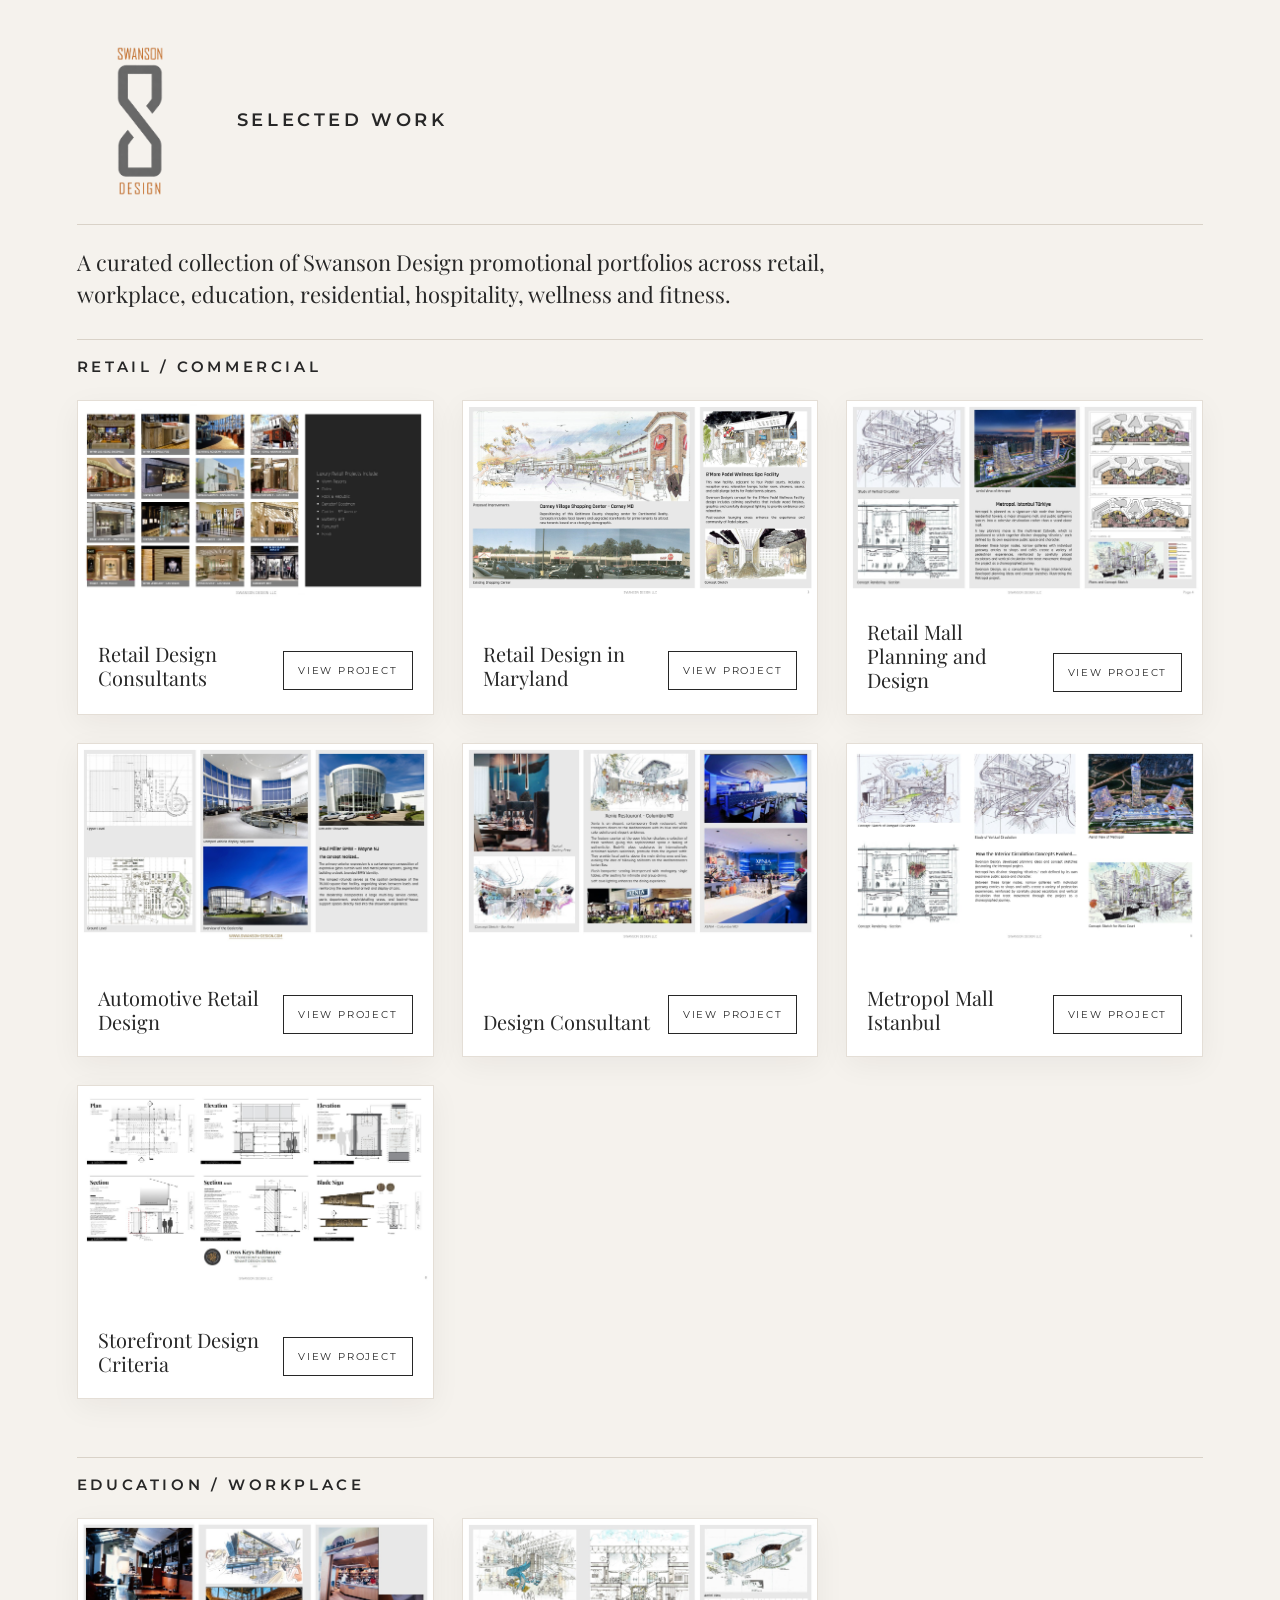
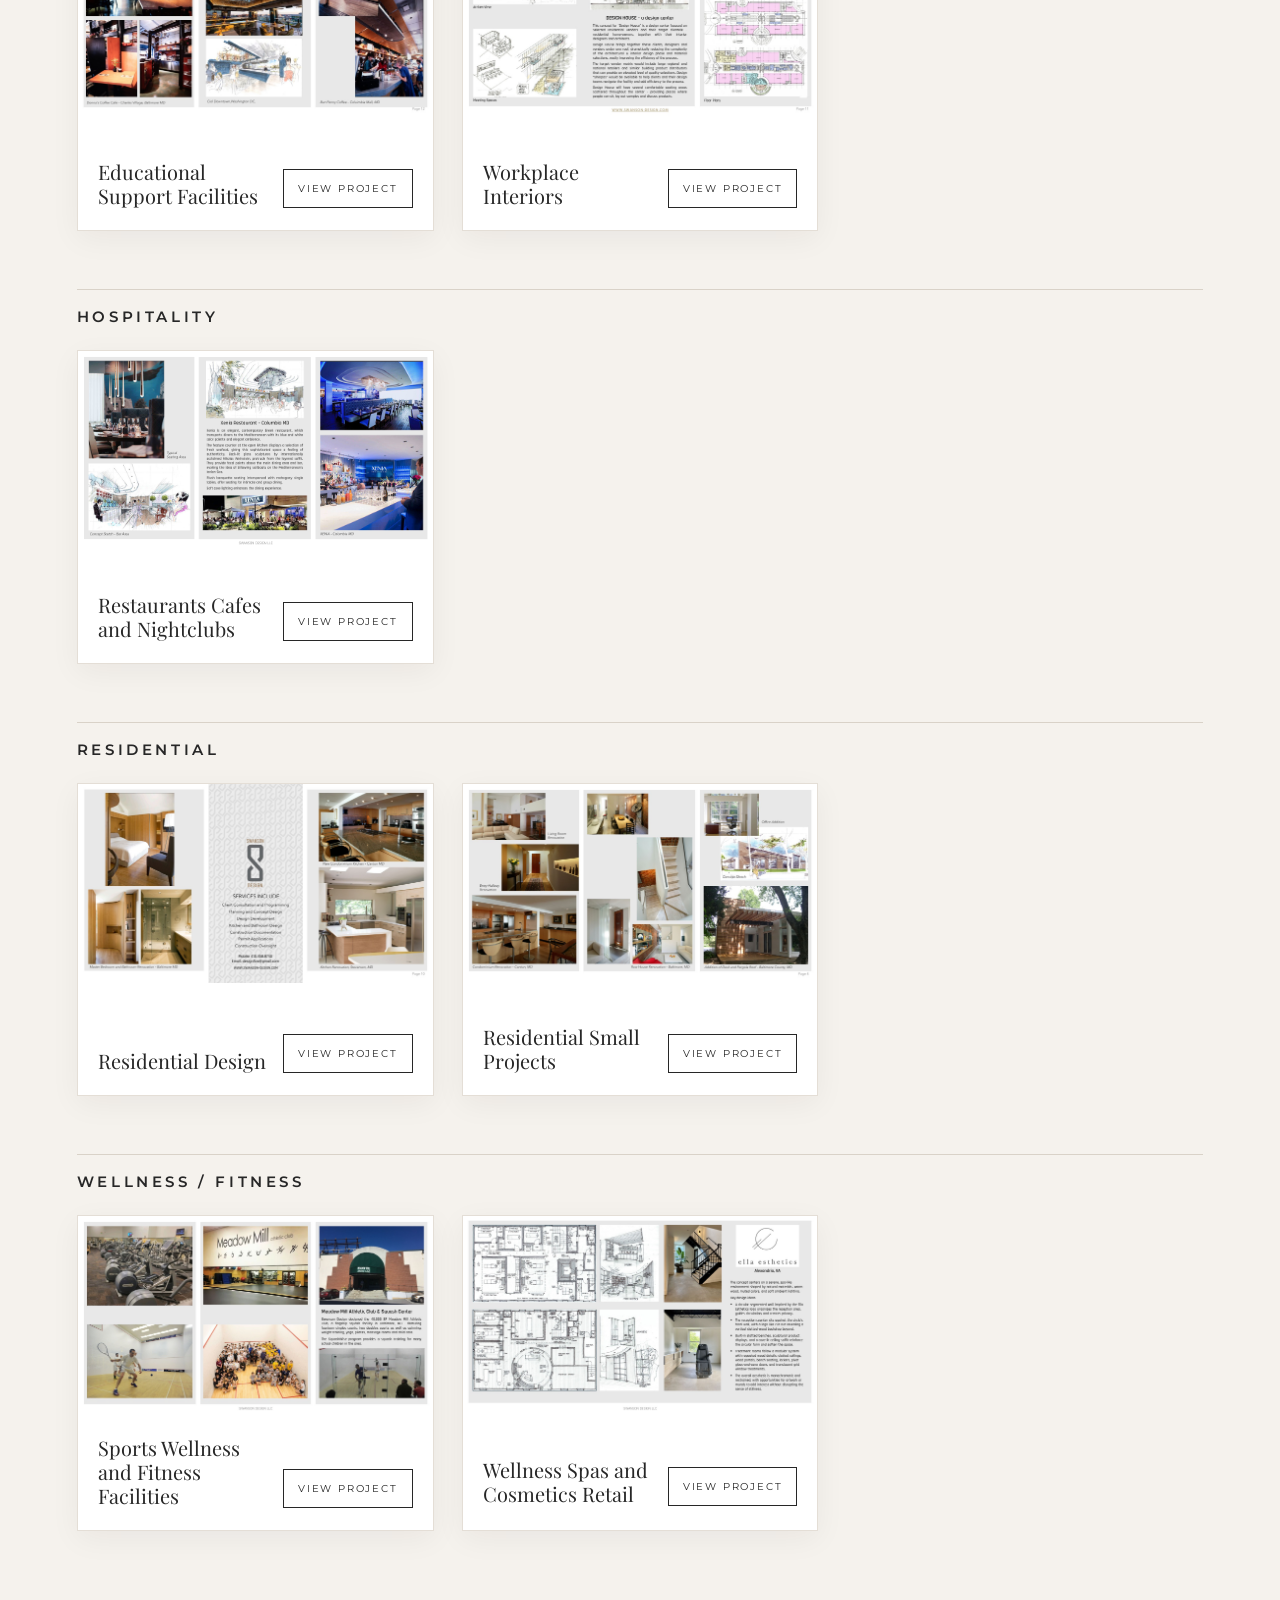
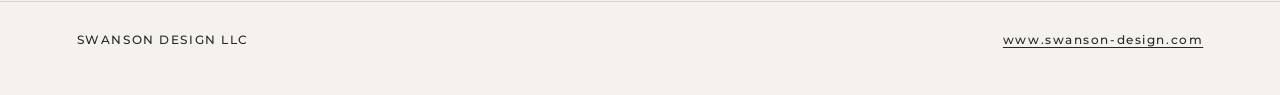
<file: index.html>
<!doctype html>
<html lang="en">
<head>
<meta charset="utf-8">
<meta name="viewport" content="width=device-width,initial-scale=1">
<title>Swanson Design — Selected Work</title>
  <meta name="description" content="Explore selected architectural and design projects by Swanson Design, including retail, commercial, hospitality, workplace, education, residential, wellness and fitness environments.">
<meta property="og:type" content="website">
<meta property="og:title" content="Swanson Design — Selected Work">
<meta property="og:description" content="Click the &quot;VIEW SELECTED SWANSON DESIGN PORTFOLIOS&quot; button to explore selected architectural and design projects by Swanson Design, including retail, commercial, hospitality, workplace, education, residential, wellness and fitness environments.">
<meta property="og:image" content="https://portfolios.swanson-design.com/swanson_linkedin_preview.png">
<meta property="og:url" content="https://portfolios.swanson-design.com/">
<meta name="twitter:card" content="summary_large_image">
<link rel="stylesheet" href="styles.css">
</head>
<body>
<header class="top">
  <div class="brand">
    <img src="logo.png" alt="Swanson Design">
    <span>SELECTED WORK</span>
  </div>
  <div class="rule"></div>
  <p class="intro">A curated collection of Swanson Design promotional portfolios across retail, workplace, education, residential, hospitality, wellness and fitness.</p>
</header>
<main id="app"><div class="loading">Loading projects…</div></main>
<footer>
  <span>SWANSON DESIGN LLC</span>
  <a href="https://www.swanson-design.com" target="_blank" rel="noopener">www.swanson-design.com</a>
</footer>
<script src="app.js"></script>
</body>
</html>
</file>
<file: styles.css>
@import url('https://fonts.googleapis.com/css2?family=Montserrat:wght@400;500;600&family=Playfair+Display:wght@500&display=swap');
:root{--ink:#272727;--muted:#77716b;--paper:#f5f2ed;--gold:#b9a17a;--line:#d9d2c8}
*{box-sizing:border-box}
body{margin:0;background:var(--paper);color:var(--ink);font-family:Montserrat,Arial,sans-serif}
.top{padding:46px 6vw 28px;max-width:1500px;margin:auto}
.brand{display:flex;align-items:center;gap:34px}
.brand img{width:126px;height:150px;object-fit:contain;object-position:center}
.brand span{font-size:18px;line-height:1.1;letter-spacing:.20em;color:var(--ink);font-weight:600}
.rule{height:1px;background:var(--line);margin:28px 0 22px}
.intro{max-width:850px;font-family:'Playfair Display',Georgia,serif;font-size:22px;line-height:1.45;margin:0}
.group{max-width:1500px;margin:0 auto 58px;padding:0 6vw}
.group h2{font-size:15px;letter-spacing:.24em;font-weight:600;color:var(--ink);border-top:1px solid var(--line);padding-top:17px;margin:0 0 24px}
.grid{display:grid;grid-template-columns:repeat(3,minmax(0,1fr));gap:28px}
.card{background:#fff;border:1px solid #e4ded6;box-shadow:0 8px 28px rgba(30,25,20,.05);display:flex;flex-direction:column;min-width:0}
.card img{display:block;width:100%;height:auto;object-fit:contain;background:#fff}
.cardbody{padding:20px 20px 22px;display:flex;align-items:flex-end;justify-content:space-between;gap:15px;min-height:112px}
.title{font-family:'Playfair Display',Georgia,serif;font-size:20px;line-height:1.2}
.view{flex:0 0 auto;text-decoration:none;border:1px solid var(--ink);color:var(--ink);font-size:10px;letter-spacing:.18em;padding:12px 14px;transition:.2s}
.view:hover{background:var(--ink);color:#fff}
.loading{padding:80px 6vw;color:var(--muted)}
footer{max-width:1500px;margin:70px auto 0;padding:30px 6vw 48px;border-top:1px solid var(--line);display:flex;justify-content:space-between;align-items:center;font-size:12px;letter-spacing:.13em;color:var(--ink);font-weight:500}
footer a{color:var(--ink);text-decoration:underline;text-underline-offset:3px}
footer a:hover{color:var(--gold)}
@media(max-width:900px){.grid{grid-template-columns:repeat(2,1fr)}}
@media(max-width:620px){.top{padding-top:30px}.brand{gap:18px}.brand img{width:100px;height:120px}.brand span{font-size:14px}.intro{font-size:18px}.grid{grid-template-columns:1fr}.cardbody{min-height:100px}footer{display:block}footer span,footer a{display:block;margin:9px 0}}
</file>
